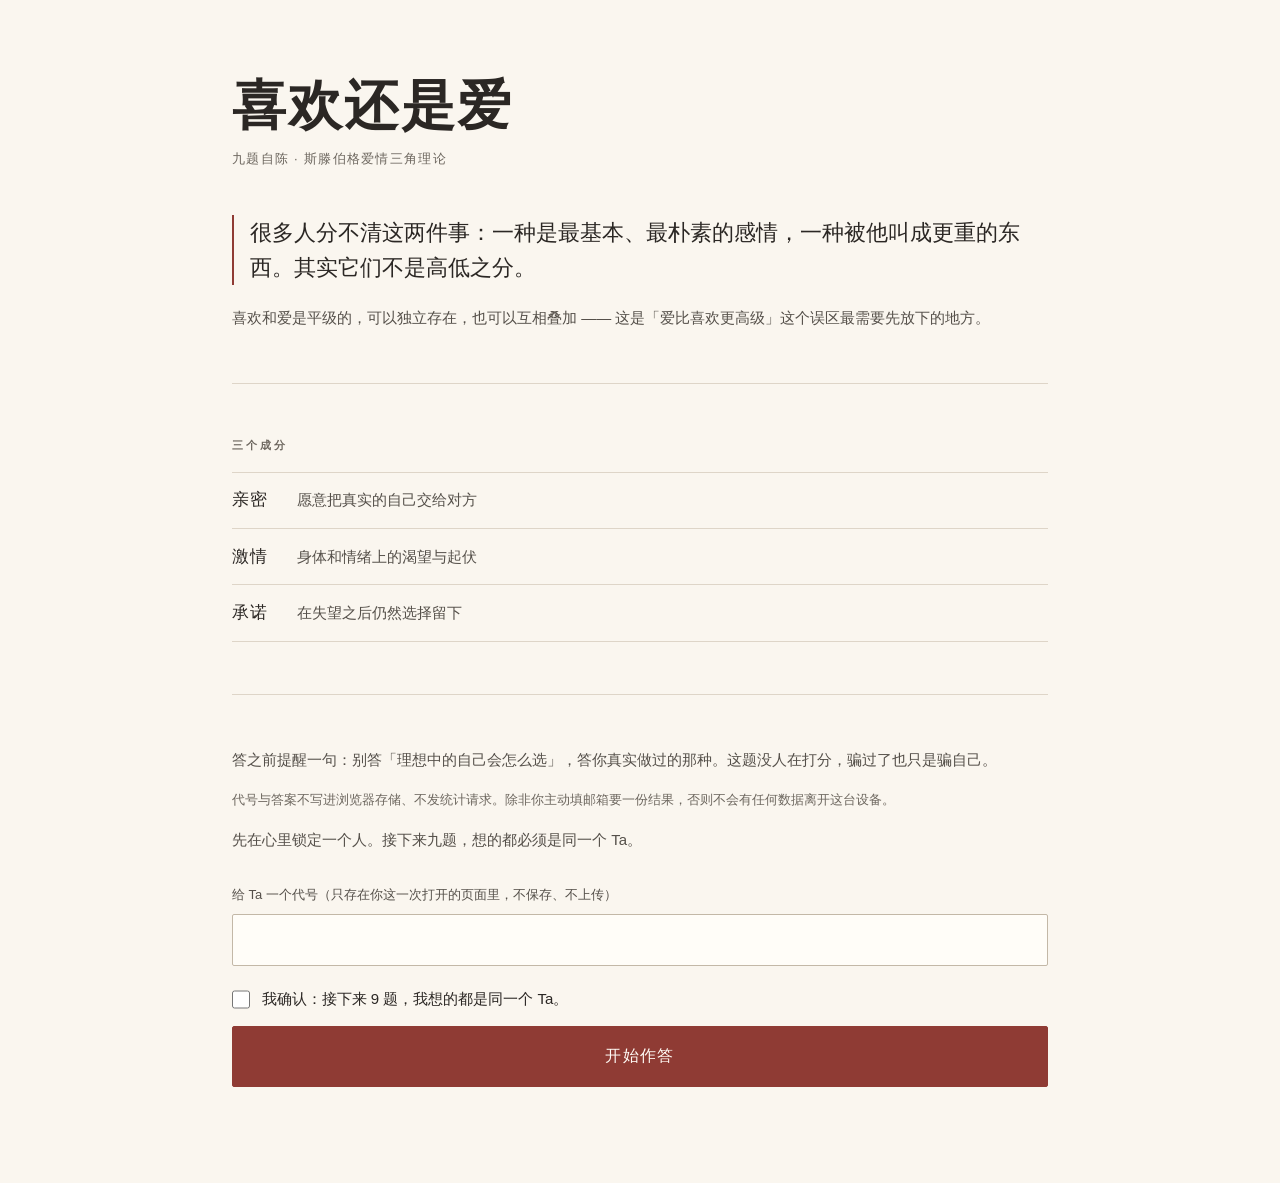
<file: web/index.html>
<!DOCTYPE html>
<html lang="zh-CN">
<head>
<meta charset="utf-8">
<meta name="viewport" content="width=device-width, initial-scale=1">
<meta name="color-scheme" content="light">
<title>·</title>
<link rel="stylesheet" href="styles.css">
</head>
<body>

<main class="shell">

  <!-- S0 锁定页 -->
  <section id="view-s0" class="view" aria-labelledby="s0-h">
    <div class="view-inner" id="s0-inner"></div>
  </section>

  <!-- S1 逐题 -->
  <section id="view-s1" class="view" hidden aria-live="polite">
    <div class="view-inner" id="s1-inner"></div>
  </section>

  <!-- S2 结果 -->
  <section id="view-s2" class="view" hidden>
    <div class="view-inner" id="s2-inner"></div>
  </section>

</main>

<script src="data/questions.js"></script>
<script src="data/interpretations.js?v=2"></script>
<script src="scoring.js"></script>
<script src="app.js"></script>
</body>
</html>
</file>
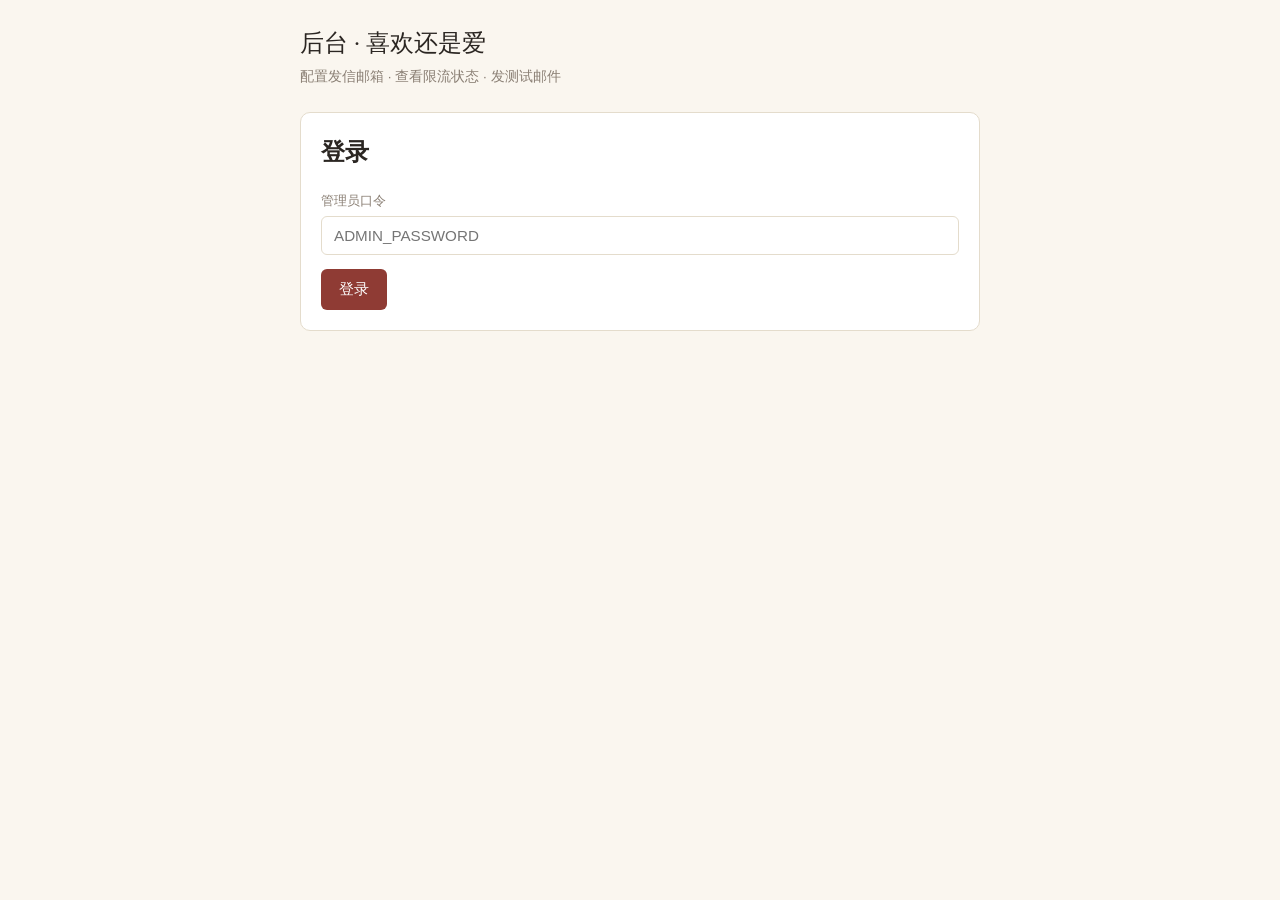
<file: web/admin.html>
<!DOCTYPE html>
<html lang="zh-CN">
<head>
<meta charset="UTF-8">
<meta name="viewport" content="width=device-width, initial-scale=1">
<title>后台 · 喜欢还是爱</title>
<style>
  :root{--bg:#faf6ef;--ink:#2b2622;--muted:#8a7f74;--line:#e4dccc;--accent:#8f3b34;--ok:#2e7d52;--bad:#b23b3b}
  *{box-sizing:border-box} body{margin:0;background:var(--bg);color:var(--ink);
    font-family:-apple-system,"Segoe UI","PingFang SC","Microsoft YaHei",sans-serif;line-height:1.6;padding:24px}
  .wrap{max-width:680px;margin:0 auto}
  h1{font-family:Georgia,"Songti SC",serif;font-weight:400;font-size:1.5rem;margin:0 0 4px}
  .sub{color:var(--muted);font-size:.85rem;margin-bottom:24px}
  section{background:#fff;border:1px solid var(--line);border-radius:10px;padding:20px;margin-bottom:16px}
  label{display:block;font-size:.8rem;color:var(--muted);margin:12px 0 4px}
  input,select{width:100%;padding:10px 12px;border:1px solid var(--line);border-radius:6px;font-size:.95rem;background:#fff}
  input:focus{outline:none;border-color:var(--accent)}
  .row{display:grid;grid-template-columns:1fr 1fr;gap:12px}
  button{background:var(--accent);color:#fff;border:0;border-radius:6px;padding:10px 18px;font-size:.95rem;cursor:pointer}
  button.ghost{background:transparent;color:var(--accent);border:1px solid var(--accent)}
  button:disabled{opacity:.5;cursor:not-allowed}
  .note{font-size:.78rem;color:var(--muted)}
  .msg{margin-top:12px;padding:10px 12px;border-radius:6px;font-size:.9rem}
  .msg.ok{background:#eaf5ee;color:var(--ok)} .msg.bad{background:#f7eaea;color:var(--bad)}
  .stat{display:inline-block;margin-right:16px;font-size:.82rem;color:var(--muted)}
  .stat b{color:var(--ink)}
  #rate{font-size:.82rem;color:var(--muted);margin-top:8px}
  .hidden{display:none}
</style>
</head>
<body>
<div class="wrap">
  <h1>后台 · 喜欢还是爱</h1>
  <div class="sub">配置发信邮箱 · 查看限流状态 · 发测试邮件</div>

  <section id="login-view">
    <h2 style="margin-top:0">登录</h2>
    <label for="pw">管理员口令</label>
    <input id="pw" type="password" placeholder="ADMIN_PASSWORD">
    <div style="margin-top:14px"><button id="btn-login">登录</button></div>
    <div id="login-msg"></div>
  </section>

  <div id="app-view" class="hidden">

    <section>
      <h2 style="margin-top:0">状态</h2>
      <div>
        <span class="stat">后台：<b id="st-enabled">—</b></span>
        <span class="stat">发信就绪：<b id="st-ready">—</b></span>
      </div>
      <div id="rate"></div>
    </section>

    <section>
      <h2 style="margin-top:0">SMTP 发信配置</h2>
      <div class="row">
        <div><label for="smtp_host">服务器</label><input id="smtp_host" placeholder="smtp.qq.com"></div>
        <div><label for="smtp_port">端口</label><input id="smtp_port" placeholder="465 或 587"></div>
      </div>
      <div class="row">
        <div><label for="smtp_security">加密方式</label>
          <select id="smtp_security"><option value="ssl">SSL（通常 465）</option><option value="starttls">STARTTLS（通常 587）</option><option value="none">无加密（不推荐）</option></select>
        </div>
        <div><label for="smtp_user">账号 / 用户名</label><input id="smtp_user" placeholder="完整邮箱或授权码用户名"></div>
      </div>
      <label for="smtp_password">密码 / 授权码</label>
      <input id="smtp_password" type="password" placeholder="留空则不改；填 **** 会保留原密码">
      <div class="note">QQ / 163 等邮箱需要「授权码」而不是登录密码。填 **** 表示保留原密码不动。</div>
      <div class="row" style="margin-top:8px">
        <div><label for="from_addr">发件地址</label><input id="from_addr" placeholder="与账号一致的邮箱"></div>
        <div><label for="from_name">发件人显示名</label><input id="from_name" placeholder="喜欢还是爱"></div>
      </div>
      <div style="margin-top:16px"><button id="btn-save">保存配置</button></div>
      <div id="save-msg"></div>
    </section>

    <section>
      <h2 style="margin-top:0">发一封测试邮件</h2>
      <label for="test_to">收件邮箱（建议填你自己的）</label>
      <input id="test_to" placeholder="you@example.com">
      <div style="margin-top:14px"><button id="btn-test">发送测试邮件</button></div>
      <div id="test-msg"></div>
    </section>

    <section>
      <h2 style="margin-top:0">限流</h2>
      <div class="note">放行即占用额度（发信失败也计数，防用失败刷探测）。</div>
      <div style="margin-top:12px"><button id="btn-reset" class="ghost">重置今日限流计数</button></div>
      <div id="reset-msg"></div>
    </section>

  </div>
</div>
<script>
(function(){
  var token=null;
  function el(id){return document.getElementById(id)}
  function msg(box,cls,text){el(box).innerHTML='<div class="msg '+cls+'">'+text+'</div>'}
  function authHeaders(){return token?{Authorization:"Bearer "+token}:{}}
  function json(p){return fetch(p,{headers:Object.assign({"Content-Type":"application/json"},authHeaders())})}
  function post(p,b){return fetch(p,{method:"POST",headers:Object.assign({"Content-Type":"application/json"},authHeaders()),body:JSON.stringify(b)})}

  el("btn-login").onclick=function(){
    var pw=el("pw").value;
    fetch("/api/admin/login",{method:"POST",headers:{"Content-Type":"application/json"},body:JSON.stringify({password:pw})})
      .then(function(r){return r.json().then(function(d){return {s:r.status,d:d}})})
      .then(function(x){
        if(x.d.ok){token=x.d.token;el("login-view").classList.add("hidden");el("app-view").classList.remove("hidden");loadStatus()}
        else{msg("login-msg","bad",x.d.reason||"登录失败")}
      }).catch(function(){msg("login-msg","bad","网络异常")});
  };

  function loadStatus(){
    json("/api/admin/status").then(function(r){return r.json()}).then(function(d){
      if(!d.enabled){msg("login-msg","bad","后台未启用（ADMIN_PASSWORD 未设置）");return}
      el("st-enabled").textContent=d.enabled?"是":"否";
      el("st-ready").textContent=d.mail_ready?"是":"否";
      var c=d.config||{};
      el("smtp_host").value=c.smtp_host||"";
      el("smtp_port").value=c.smtp_port||"";
      el("smtp_security").value=c.smtp_security||"ssl";
      el("smtp_user").value=c.smtp_user_masked||"";
      el("smtp_password").value=c.smtp_password==="****"?"****":"";
      el("from_addr").value=c.from_addr||"";
      el("from_name").value=c.from_name||"";
      var rate=d.rate||{};
      el("rate").innerHTML="今日已发：<b>"+rate.total_used+"</b> / "+rate.total_limit+
        "　·　按 IP 上限："+rate.ip_limit+"　·　按收件上限："+rate.to_limit;
    }).catch(function(){});
  }

  el("btn-save").onclick=function(){
    var body={};
    ["smtp_host","smtp_port","smtp_security","smtp_user","from_addr","from_name"].forEach(function(k){
      body[k]=el(k).value;
    });
    var pw=el("smtp_password").value;
    // **** 保留原密码；空串清空；其它当新密码。store.save_settings 内部会再判一次。
    if(pw&&pw!=="****") body.smtp_password=pw;
    else if(pw==="") body.smtp_password="";
    post("/api/admin/config",body).then(function(r){return r.json()}).then(function(d){
      if(d.ok){msg("save-msg","ok","已保存");loadStatus()}
      else{msg("save-msg","bad",d.reason||"保存失败")}
    }).catch(function(){msg("save-msg","bad","网络异常")});
  };

  el("btn-test").onclick=function(){
    var to=el("test_to").value;
    msg("test-msg","","正在发送…");
    post("/api/admin/test-mail",{to:to}).then(function(r){return r.json()}).then(function(d){
      if(d.ok)msg("test-msg","ok","已发出，去收件箱看一下（可能进垃圾箱）");
      else msg("test-msg","bad",d.reason||"发送失败");
    }).catch(function(){msg("test-msg","bad","网络异常")});
  };

  el("btn-reset").onclick=function(){
    post("/api/admin/rate/reset",{}).then(function(r){return r.json()}).then(function(d){
      if(d.ok){msg("reset-msg","ok","已重置");loadStatus()}
      else msg("reset-msg","bad","失败");
    }).catch(function(){msg("reset-msg","bad","网络异常")});
  };
})();
</script>
</body>
</html>
</file>
<file: web/styles.css>
/*
 * 喜欢还是爱 —— 视觉层。
 * 浅色、杂志感、移动端优先。不引入任何外部资源：无字体链接、无图标库、无图表库。
 * 条形图是纯 div 宽度百分比 + 绝对定位阈值竖线，见 .bar-* 与 .bar-track。
 */

:root {
  --bg: #faf6ef;
  --bg-raise: #fffdf8;
  --ink: #2b2724;
  --ink-soft: #55504a;
  --ink-faint: #6d675f;
  --line: #ded5c8;
  --line-strong: #c3b8a7;
  --accent: #8f3b34;
  --accent-soft: #b4655d;
  --accent-wash: #f2e4e0;
  --bar-fill: #b9ada0;
  --bar-fill-on: #8f3b34;
  --radius: 2px;
  --serif: Georgia, "Songti SC", "Noto Serif CJK SC", SimSun, serif;
  --sans: -apple-system, BlinkMacSystemFont, "Segoe UI", "PingFang SC",
          "Hiragino Sans GB", "Microsoft YaHei", "Noto Sans CJK SC", sans-serif;
  --measure: 42rem;
  --gutter: clamp(1.15rem, 5vw, 3.5rem);
}

* { box-sizing: border-box; }

html { -webkit-text-size-adjust: 100%; }

body {
  margin: 0;
  background: var(--bg);
  color: var(--ink);
  font-family: var(--sans);
  font-size: 16px;
  line-height: 1.75;
  overflow-x: hidden;
  text-rendering: optimizeLegibility;
}

/* 小元信息：字距拉开 */
.meta, .eyebrow {
  font-size: 0.6875rem;
  letter-spacing: 0.28em;
  text-transform: uppercase;
  color: var(--ink-faint);
  font-weight: 600;
}

h1, h2, h3 {
  font-family: var(--serif);
  font-weight: 600;
  line-height: 1.25;
  margin: 0;
}

p { margin: 0 0 1rem; }
p:last-child { margin-bottom: 0; }

hr {
  border: 0;
  border-top: 1px solid var(--line);
  margin: clamp(2rem, 6vw, 3.25rem) 0;
}

/* ---------- 布局外壳 ---------- */

.shell {
  max-width: var(--measure);
  margin: 0 auto;
  padding: clamp(2rem, 7vw, 4.5rem) var(--gutter) clamp(3.5rem, 10vw, 6rem);
}

.view { position: relative; }

.view-inner { width: 100%; }

/* ---------- S0 锁定页 ---------- */

.lock-title {
  font-size: clamp(2rem, 9vw, 3.4rem);
  letter-spacing: 0.04em;
  margin-bottom: 0.5rem;
}

.lock-sub {
  font-size: 0.8125rem;
  letter-spacing: 0.12em;
  color: var(--ink-faint);
  margin-bottom: clamp(1.75rem, 5vw, 2.75rem);
}

.hook {
  font-family: var(--serif);
  font-size: clamp(1.0625rem, 4.4vw, 1.375rem);
  line-height: 1.6;
  color: var(--ink);
  border-left: 2px solid var(--accent);
  padding-left: 1rem;
  margin-bottom: 1.25rem;
}

.note {
  font-size: 0.9375rem;
  color: var(--ink-soft);
}

.note-small {
  font-size: 0.8125rem;
  color: var(--ink-faint);
  line-height: 1.7;
}

/* 三成分一行说明 */
.dim-list {
  list-style: none;
  margin: 0;
  padding: 0;
  border-top: 1px solid var(--line);
}

.dim-list li {
  display: grid;
  grid-template-columns: 3.5em 1fr;
  gap: 0.75rem;
  align-items: baseline;
  padding: 0.8rem 0;
  border-bottom: 1px solid var(--line);
  font-size: 0.9375rem;
  color: var(--ink-soft);
}

.dim-list .dim-name {
  font-family: var(--serif);
  font-size: 1.0625rem;
  color: var(--ink);
  letter-spacing: 0.06em;
}

/* ---------- 表单 ---------- */

.field { margin-bottom: 1.25rem; }

.field label {
  display: block;
  font-size: 0.8125rem;
  color: var(--ink-soft);
  margin-bottom: 0.5rem;
  line-height: 1.6;
}

input[type="text"],
input[type="email"] {
  width: 100%;
  font: inherit;
  font-size: 1rem;
  color: var(--ink);
  background: var(--bg-raise);
  border: 1px solid var(--line-strong);
  border-radius: var(--radius);
  padding: 0.7rem 0.85rem;
  -webkit-appearance: none;
  appearance: none;
}

input::placeholder { color: var(--ink-faint); opacity: 1; }

input:focus-visible {
  outline: 2px solid var(--accent);
  outline-offset: 2px;
  border-color: var(--accent);
}

/* 复选确认 */
.check {
  display: flex;
  gap: 0.7rem;
  align-items: flex-start;
  font-size: 0.9375rem;
  color: var(--ink);
  cursor: pointer;
  margin-bottom: 0.85rem;
}

.check input[type="checkbox"] {
  flex: none;
  width: 1.15rem;
  height: 1.15rem;
  margin: 0.25rem 0 0;
  accent-color: var(--accent);
  cursor: pointer;
}

.check:focus-within { outline: none; }
.check input:focus-visible {
  outline: 2px solid var(--accent);
  outline-offset: 2px;
}

/* 按钮 */
button {
  font: inherit;
  color: inherit;
  cursor: pointer;
  border-radius: var(--radius);
}

.btn {
  display: block;
  width: 100%;
  background: var(--accent);
  color: #fffaf5;
  border: 1px solid var(--accent);
  padding: 0.95rem 1.25rem;
  font-size: 1rem;
  letter-spacing: 0.08em;
  transition: background 120ms linear;
}

.btn:hover { background: #7c312b; }
.btn:active { background: #6d2a25; }

.btn-ghost {
  display: block;
  width: 100%;
  background: transparent;
  color: var(--ink-soft);
  border: 1px solid var(--line-strong);
  padding: 0.8rem 1.25rem;
  font-size: 0.9375rem;
  letter-spacing: 0.06em;
}

.btn-ghost:hover { border-color: var(--accent-soft); color: var(--accent); }

.btn:disabled { opacity: 0.45; cursor: not-allowed; }

.btn:focus-visible,
.btn-ghost:focus-visible,
.opt:focus-visible,
.step:focus-visible {
  outline: 2px solid var(--accent);
  outline-offset: 3px;
}

/* 页面内错误提示（不用 alert） */
.err {
  color: var(--accent);
  font-size: 0.875rem;
  line-height: 1.6;
  margin-top: 0.6rem;
}

.ok {
  color: var(--ink-soft);
  font-size: 0.875rem;
  line-height: 1.6;
  margin-top: 0.6rem;
}

/* ---------- S1 逐题 ---------- */

.q-head {
  display: flex;
  justify-content: space-between;
  align-items: baseline;
  gap: 1rem;
  margin-bottom: clamp(1.5rem, 6vw, 2.5rem);
}

.q-num {
  font-family: var(--serif);
  font-size: clamp(1.75rem, 7vw, 2.5rem);
  color: var(--accent);
  letter-spacing: 0.02em;
}

.q-text {
  font-family: var(--serif);
  font-size: clamp(1.25rem, 5.6vw, 1.75rem);
  line-height: 1.62;
  letter-spacing: 0.01em;
  margin-bottom: 1rem;
}

.q-hint {
  font-size: 0.8125rem;
  color: var(--ink-faint);
  line-height: 1.7;
  margin-bottom: clamp(2rem, 7vw, 3rem);
}

.opts {
  display: grid;
  gap: 0.75rem;
  margin-bottom: clamp(1.75rem, 6vw, 2.5rem);
}

.opt {
  background: var(--bg-raise);
  border: 1px solid var(--line-strong);
  padding: 1rem 1.15rem;
  font-family: var(--serif);
  font-size: 1.125rem;
  letter-spacing: 0.2em;
  color: var(--ink);
  text-align: center;
  transition: border-color 120ms linear, background 120ms linear;
}

.opt:hover { border-color: var(--accent); background: var(--accent-wash); }
.opt:active { background: #ead7d2; }

.q-foot {
  display: flex;
  justify-content: space-between;
  align-items: center;
  gap: 1rem;
  border-top: 1px solid var(--line);
  padding-top: 1rem;
}

.btn-back {
  background: none;
  border: 0;
  padding: 0.35rem 0;
  font-size: 0.875rem;
  letter-spacing: 0.06em;
  color: var(--ink-soft);
  border-bottom: 1px solid transparent;
}

.btn-back:hover:not(:disabled) { color: var(--accent); border-bottom-color: var(--accent); }
.btn-back:disabled { opacity: 0.35; cursor: not-allowed; }
.btn-back:focus-visible { outline: 2px solid var(--accent); outline-offset: 3px; }

/* 9 点进度 */
.dots {
  display: flex;
  gap: 0.4rem;
  align-items: center;
  margin: 0;
  padding: 0;
  list-style: none;
}

.step {
  width: 0.5rem;
  height: 0.5rem;
  padding: 0;
  border: 1px solid var(--line-strong);
  border-radius: 50%;
  background: transparent;
  cursor: pointer;
}

.step[data-filled="1"] { background: var(--bar-fill); border-color: var(--bar-fill); }
.step[data-cur="1"] { border-color: var(--accent); box-shadow: 0 0 0 2px var(--accent-wash); }
.step:hover { border-color: var(--accent); }
.step:focus-visible { outline: 2px solid var(--accent); outline-offset: 3px; }

/* ---------- S2 结果 ---------- */

.verdict { margin-bottom: clamp(2rem, 7vw, 3rem); }

.verdict-for {
  font-size: 0.75rem;
  letter-spacing: 0.24em;
  color: var(--ink-faint);
  margin-bottom: 0.65rem;
}

.verdict-head {
  font-size: clamp(1.6rem, 7.4vw, 2.6rem);
  line-height: 1.35;
  letter-spacing: 0.01em;
  margin-bottom: 0.85rem;
}

.verdict-lead {
  font-size: 0.9375rem;
  color: var(--ink-soft);
  max-width: 34em;
}

.sec-title {
  font-size: clamp(1.125rem, 4.6vw, 1.45rem);
  margin-bottom: 1.15rem;
  letter-spacing: 0.02em;
}

/* 条形图 */
.bars { display: grid; gap: 1.5rem; }

.bar-row { display: grid; gap: 0.3rem; }

.bar-head {
  display: flex;
  justify-content: space-between;
  align-items: baseline;
  gap: 1rem;
}

.bar-name {
  font-family: var(--serif);
  font-size: 1.0625rem;
  letter-spacing: 0.08em;
}

.bar-val {
  font-size: 0.75rem;
  letter-spacing: 0.14em;
  color: var(--ink-faint);
  font-variant-numeric: tabular-nums;
}

.bar-val b { color: var(--accent); font-weight: 600; }

.bar-track {
  position: relative;
  height: 0.7rem;
  background: #ece5da;
  border-radius: var(--radius);
  overflow: visible;
}

.bar-fill {
  position: absolute;
  inset: 0 auto 0 0;
  width: 0;
  background: var(--bar-fill);
  border-radius: var(--radius);
  transition: width 480ms cubic-bezier(0.22, 0.61, 0.36, 1);
}

.bar-fill[data-on="1"] { background: var(--bar-fill-on); }

/* 阈值竖线：纯绝对定位，left 由 JS 按 threshold/perDim 写入 */
.bar-mark {
  position: absolute;
  top: -0.35rem;
  bottom: -0.35rem;
  width: 2px;
  background: var(--accent);
  transform: translateX(-1px);
}

.bar-long {
  font-size: 0.875rem;
  color: var(--ink-soft);
  line-height: 1.75;
  margin-top: 0.15rem;
}

.thresh-note {
  font-size: 0.8125rem;
  color: var(--ink-faint);
  line-height: 1.7;
  margin-top: 1.25rem;
  border-top: 1px solid var(--line);
  padding-top: 0.85rem;
}

/* 八类型灯 */
.lights {
  display: grid;
  grid-template-columns: repeat(2, minmax(0, 1fr));
  gap: 0.55rem;
  margin-bottom: 1.5rem;
}

.light {
  text-align: left;
  background: transparent;
  border: 1px solid var(--line);
  padding: 0.6rem 0.7rem;
  font-size: 0.875rem;
  letter-spacing: 0.04em;
  color: var(--ink-faint);
  display: flex;
  gap: 0.5rem;
  align-items: center;
  min-width: 0;
}

.light .bulb {
  flex: none;
  width: 0.45rem;
  height: 0.45rem;
  border-radius: 50%;
  border: 1px solid var(--line-strong);
  background: transparent;
}

.light[data-on="1"] {
  color: var(--ink);
  border-color: var(--accent);
  background: var(--accent-wash);
}

.light[data-on="1"] .bulb {
  background: var(--accent);
  border-color: var(--accent);
}

.light-name { min-width: 0; overflow-wrap: anywhere; }

.light:not(.is-current) { cursor: default; }

.type-detail {
  border-left: 2px solid var(--accent);
  padding-left: 1.1rem;
  margin-bottom: 0.5rem;
}

.type-name {
  font-family: var(--serif);
  font-size: clamp(1.25rem, 5.2vw, 1.6rem);
  margin-bottom: 0.3rem;
}

.type-headline {
  font-size: 0.8125rem;
  letter-spacing: 0.1em;
  color: var(--accent);
  margin-bottom: 1rem;
}

.type-body p {
  font-size: 0.9375rem;
  color: var(--ink-soft);
  margin-bottom: 0.9rem;
}

.type-quote {
  font-family: var(--serif);
  font-size: 0.9375rem;
  line-height: 1.8;
  color: var(--ink);
  font-style: italic;
  background: var(--accent-wash);
  padding: 1rem 1.1rem;
  border-radius: var(--radius);
  margin-top: 1.25rem;
}

.type-quote .q-time {
  display: block;
  font-family: var(--sans);
  font-style: normal;
  font-size: 0.6875rem;
  letter-spacing: 0.2em;
  color: var(--ink-faint);
  margin-top: 0.6rem;
}

/* 提示块 */
.callout {
  border: 1px solid var(--line-strong);
  border-radius: var(--radius);
  padding: 1.1rem 1.15rem;
  margin-bottom: clamp(2rem, 6vw, 2.75rem);
  background: var(--bg-raise);
}

.callout h3 {
  font-size: 1rem;
  margin-bottom: 0.5rem;
  letter-spacing: 0.04em;
}

.callout p {
  font-size: 0.9375rem;
  color: var(--ink-soft);
  margin-bottom: 0.7rem;
}

.callout ul { margin: 0; padding-left: 1.1rem; }
.callout li {
  font-size: 0.9375rem;
  color: var(--ink-soft);
  margin-bottom: 0.45rem;
}

/* 逐题回顾 */
.review-list { margin: 0; padding: 0; list-style: none; }

.review-list li {
  padding: 0.85rem 0;
  border-bottom: 1px solid var(--line);
  font-size: 0.9375rem;
  color: var(--ink-soft);
}

.review-list li:first-child { border-top: 1px solid var(--line); }

.review-no {
  font-size: 0.6875rem;
  letter-spacing: 0.18em;
  color: var(--accent);
  display: block;
  margin-bottom: 0.3rem;
  font-weight: 600;
  font-variant-numeric: tabular-nums;
}

/* 代号副标 / 题号计数：中文与数字都收紧字距 */
.lock-sub { letter-spacing: 0.1em; }
.q-count {
  font-size: 0.6875rem;
  letter-spacing: 0.14em;
  color: var(--ink-faint);
  font-variant-numeric: tabular-nums;
}

.lock-form { margin-top: clamp(1.5rem, 5vw, 2rem); }

/* 视频出处 */
.video-note {
  font-size: 0.8125rem;
  color: var(--ink-faint);
  line-height: 1.7;
  margin-bottom: 1.25rem;
}

.vp {
  display: grid;
  grid-template-columns: auto minmax(0, 1fr);
  gap: 0.9rem;
  padding: 0.9rem 0;
  border-top: 1px solid var(--line);
  align-items: baseline;
}

.vp:last-of-type { border-bottom: 1px solid var(--line); }

.vp time {
  font-size: 0.6875rem;
  letter-spacing: 0.06em;
  color: var(--ink-faint);
  font-variant-numeric: tabular-nums;
  white-space: nowrap;
}

.vp p { margin: 0; font-size: 0.9375rem; color: var(--ink-soft); line-height: 1.75; }

/* 参考文献 / 参考来源 */
.refs-group { margin-top: 1.15rem; }
.refs-sub {
  font-size: 0.8125rem;
  letter-spacing: 0.08em;
  color: var(--ink-faint);
  margin: 0 0 0.6rem;
  font-weight: 600;
}
.refs-list {
  margin: 0;
  padding-left: 1.1rem;
  font-size: 0.8125rem;
  color: var(--ink-soft);
  line-height: 1.8;
}
.refs-list li + li { margin-top: 0.55rem; }
.refs-cite li { word-break: break-word; }

/* 尾部 */
.foot {
  font-size: 0.8125rem;
  color: var(--ink-faint);
  line-height: 1.75;
}

.actions {
  display: grid;
  gap: 0.75rem;
  margin-top: clamp(1.75rem, 6vw, 2.5rem);
}

/* 发信区 */
.mail { margin-top: clamp(2rem, 6vw, 2.75rem); }

.mail .field { margin-bottom: 0.9rem; }

.mail-row { display: grid; gap: 0.75rem; }

/* ---------- 桌面 ---------- */

@media (min-width: 46rem) {
  .lights { grid-template-columns: repeat(4, minmax(0, 1fr)); }
  .opts { grid-template-columns: 1fr 1fr; }
  .actions { grid-template-columns: 1fr 1fr; }
  .mail-row { grid-template-columns: 1fr 1fr; align-items: start; }
  /* 结果页条形图区两列 */
  .bars {
    grid-template-columns: 1fr 1fr;
    column-gap: 2.5rem;
    row-gap: 1.75rem;
  }
}

/* 桌面下主结论与得分区分栏 */
@media (min-width: 62rem) {
  .shell { --measure: 58rem; }
}

/* ---------- 动效偏好 ---------- */

@media (prefers-reduced-motion: reduce) {
  * {
    transition: none !important;
    animation: none !important;
    scroll-behavior: auto !important;
  }
}

/* 仅给屏幕阅读器 */
.sr {
  position: absolute;
  width: 1px;
  height: 1px;
  margin: -1px;
  padding: 0;
  overflow: hidden;
  clip: rect(0 0 0 0);
  clip-path: inset(50%);
  white-space: nowrap;
  border: 0;
}
</file>
